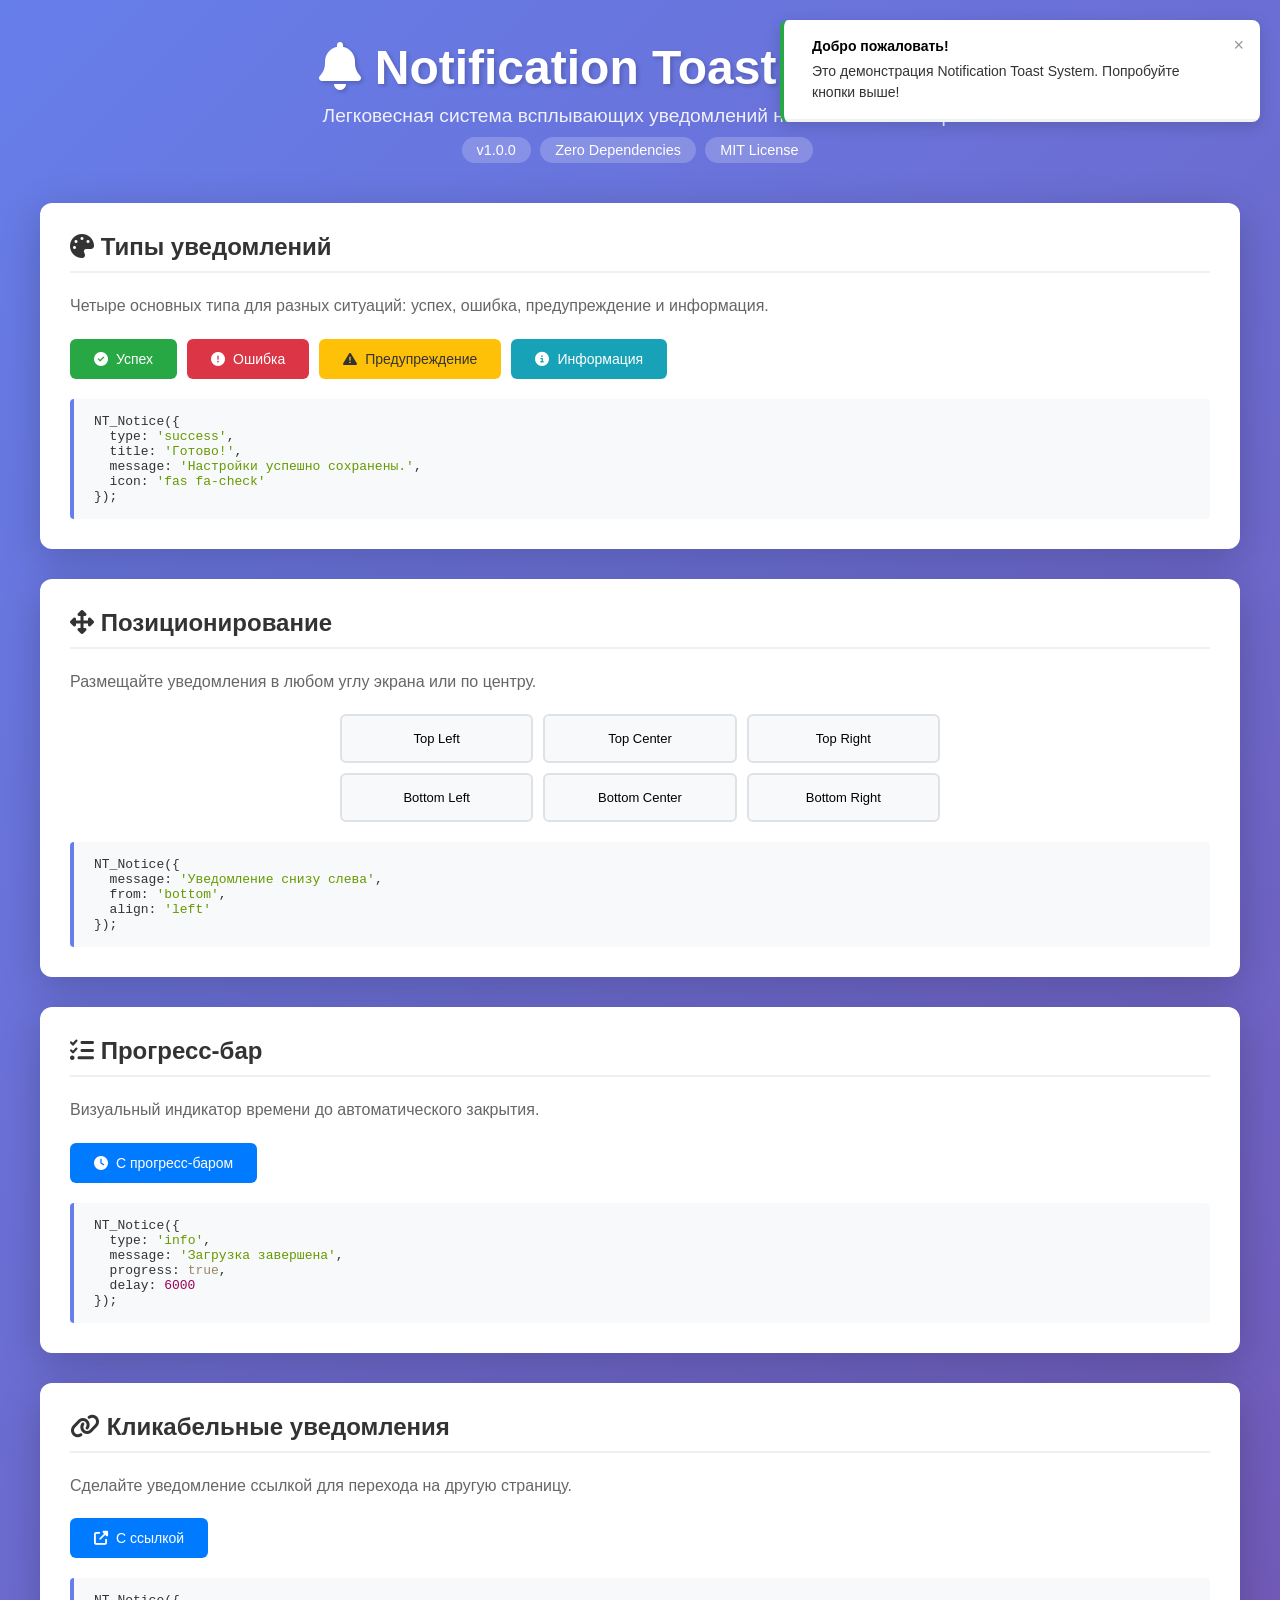
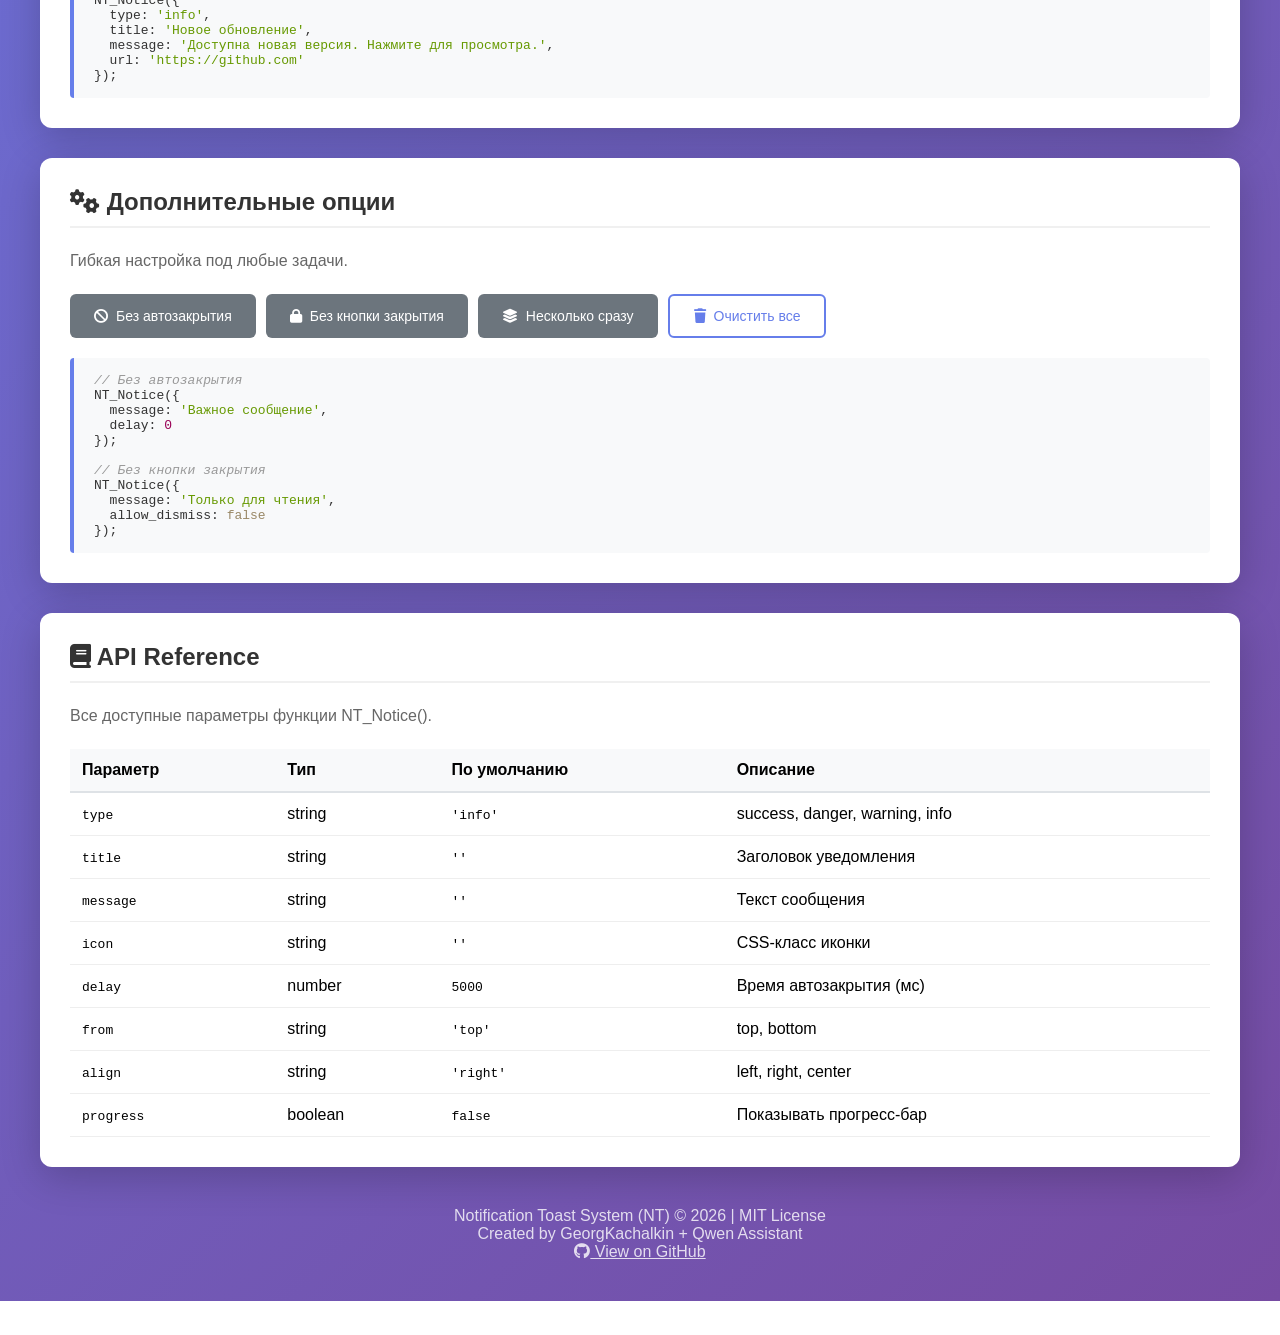
<file: docs/index.html>
<!DOCTYPE html>
<html lang="ru">
<head>
    <meta charset="UTF-8">
    <meta name="viewport" content="width=device-width, initial-scale=1.0">
    <title>Notification Toast System - Демо</title>
    
    <!-- Font Awesome для иконок -->
    <link rel="stylesheet" href="https://cdnjs.cloudflare.com/ajax/libs/font-awesome/6.4.0/css/all.min.css">
    
    <style>
        /* ============================================
           БАЗОВЫЕ СТИЛИ СТРАНИЦЫ
           ============================================ */
        * {
            margin: 0;
            padding: 0;
            box-sizing: border-box;
        }

        body {
            font-family: -apple-system, BlinkMacSystemFont, 'Segoe UI', Roboto, Oxygen, Ubuntu, Cantarell, sans-serif;
            background: linear-gradient(135deg, #667eea 0%, #764ba2 100%);
            min-height: 100vh;
            padding: 40px 20px;
        }

        .container {
            max-width: 1200px;
            margin: 0 auto;
        }

        /* ============================================
           ЗАГОЛОВОК
           ============================================ */
        .header {
            text-align: center;
            color: white;
            margin-bottom: 40px;
        }

        .header h1 {
            font-size: 3rem;
            margin-bottom: 10px;
            text-shadow: 2px 2px 4px rgba(0,0,0,0.2);
        }

        .header p {
            font-size: 1.2rem;
            opacity: 0.9;
        }

        .badge {
            display: inline-block;
            background: rgba(255,255,255,0.2);
            padding: 5px 15px;
            border-radius: 20px;
            font-size: 0.9rem;
            margin-top: 10px;
            margin-right: 5px;
        }

        /* ============================================
           КАРТОЧКИ С ПРИМЕРАМИ
           ============================================ */
        .demo-section {
            background: white;
            border-radius: 12px;
            padding: 30px;
            margin-bottom: 30px;
            box-shadow: 0 10px 40px rgba(0,0,0,0.2);
        }

        .demo-section h2 {
            color: #333;
            margin-bottom: 20px;
            padding-bottom: 10px;
            border-bottom: 2px solid #f0f0f0;
        }

        .demo-section p {
            color: #666;
            margin-bottom: 20px;
            line-height: 1.6;
        }

        /* ============================================
           КНОПКИ
           ============================================ */
        .btn-group {
            display: flex;
            flex-wrap: wrap;
            gap: 10px;
            margin-bottom: 20px;
        }

        .btn {
            padding: 12px 24px;
            border: none;
            border-radius: 6px;
            font-size: 14px;
            font-weight: 500;
            cursor: pointer;
            transition: all 0.3s ease;
            display: inline-flex;
            align-items: center;
            gap: 8px;
        }

        .btn:hover {
            transform: translateY(-2px);
            box-shadow: 0 4px 12px rgba(0,0,0,0.15);
        }

        .btn:active {
            transform: translateY(0);
        }

        .btn-success {
            background: #28a745;
            color: white;
        }

        .btn-success:hover {
            background: #218838;
        }

        .btn-danger {
            background: #dc3545;
            color: white;
        }

        .btn-danger:hover {
            background: #c82333;
        }

        .btn-warning {
            background: #ffc107;
            color: #333;
        }

        .btn-warning:hover {
            background: #e0a800;
        }

        .btn-info {
            background: #17a2b8;
            color: white;
        }

        .btn-info:hover {
            background: #138496;
        }

        .btn-primary {
            background: #007bff;
            color: white;
        }

        .btn-primary:hover {
            background: #0056b3;
        }

        .btn-secondary {
            background: #6c757d;
            color: white;
        }

        .btn-secondary:hover {
            background: #5a6268;
        }

        .btn-outline {
            background: transparent;
            border: 2px solid #667eea;
            color: #667eea;
        }

        .btn-outline:hover {
            background: #667eea;
            color: white;
        }

        /* ============================================
           КОД
           ============================================ */
        .code-block {
            background: #f8f9fa;
            border-left: 4px solid #667eea;
            padding: 15px 20px;
            border-radius: 4px;
            font-family: 'Courier New', monospace;
            font-size: 13px;
            overflow-x: auto;
            margin-top: 15px;
        }

        .code-block code {
            color: #333;
        }

        .code-block .param {
            color: #986;
        }

        .code-block .string {
            color: #690;
        }

        .code-block .number {
            color: #905;
        }

        .code-block .comment {
            color: #999;
            font-style: italic;
        }

        /* ============================================
           СЕТКА ПОЗИЦИЙ
           ============================================ */
        .position-grid {
            display: grid;
            grid-template-columns: repeat(3, 1fr);
            gap: 10px;
            max-width: 600px;
            margin: 20px auto;
        }

        .position-btn {
            padding: 15px;
            background: #f8f9fa;
            border: 2px solid #dee2e6;
            border-radius: 6px;
            cursor: pointer;
            text-align: center;
            transition: all 0.3s;
            font-size: 13px;
        }

        .position-btn:hover {
            background: #667eea;
            color: white;
            border-color: #667eea;
        }

        /* ============================================
           FOOTER
           ============================================ */
        .footer {
            text-align: center;
            color: white;
            margin-top: 40px;
            opacity: 0.8;
        }

        .footer a {
            color: white;
            text-decoration: underline;
        }

        /* ============================================
           АДАПТИВНОСТЬ
           ============================================ */
        @media (max-width: 768px) {
            .header h1 {
                font-size: 2rem;
            }

            .position-grid {
                grid-template-columns: 1fr;
            }

            .btn-group {
                flex-direction: column;
            }

            .btn {
                width: 100%;
                justify-content: center;
            }
        }
    </style>
	<link rel="stylesheet" href="css/nt-notify.css">
</head>
<body>

    <!-- ============================================
         HTML ШАБЛОН УВЕДОМЛЕНИЙ
         ============================================ -->
    <template id="notify-template">
        <div class="notify-item" data-notify="container">
            <div class="notify-content">
                <div class="notify-body">
                    <i class="notify-icon" data-notify="icon"></i>
                    <div class="notify-text">
                        <strong class="notify-title" data-notify="title"></strong>
                        <span class="notify-message" data-notify="message"></span>
                    </div>
                </div>
                <button type="button" class="notify-close" data-notify="dismiss" aria-label="Close"><span>&times;</span></button>
            </div>
            <div class="notify-progress" data-notify="progressbar">
                <div class="notify-progress-bar"></div>
            </div>
        </div>
    </template>

    <div class="container">
        <!-- ЗАГОЛОВОК -->
        <div class="header">
            <h1><i class="fas fa-bell"></i> Notification Toast System</h1>
            <p>Легковесная система всплывающих уведомлений на чистом JavaScript</p>
            <span class="badge">v1.0.0</span>
            <span class="badge">Zero Dependencies</span>
            <span class="badge">MIT License</span>
        </div>

        <!-- ============================================
             РАЗДЕЛ 1: ТИПЫ УВЕДОМЛЕНИЙ
             ============================================ -->
        <div class="demo-section">
            <h2><i class="fas fa-palette"></i> Типы уведомлений</h2>
            <p>Четыре основных типа для разных ситуаций: успех, ошибка, предупреждение и информация.</p>
            
            <div class="btn-group">
                <button class="btn btn-success" onclick="showSuccess()">
                    <i class="fas fa-check-circle"></i> Успех
                </button>
                <button class="btn btn-danger" onclick="showError()">
                    <i class="fas fa-exclamation-circle"></i> Ошибка
                </button>
                <button class="btn btn-warning" onclick="showWarning()">
                    <i class="fas fa-exclamation-triangle"></i> Предупреждение
                </button>
                <button class="btn btn-info" onclick="showInfo()">
                    <i class="fas fa-info-circle"></i> Информация
                </button>
            </div>

            <div class="code-block">
                <code>
NT_Notice({<br>
&nbsp;&nbsp;type: <span class="string">'success'</span>,<br>
&nbsp;&nbsp;title: <span class="string">'Готово!'</span>,<br>
&nbsp;&nbsp;message: <span class="string">'Настройки успешно сохранены.'</span>,<br>
&nbsp;&nbsp;icon: <span class="string">'fas fa-check'</span><br>
});
                </code>
            </div>
        </div>

        <!-- ============================================
             РАЗДЕЛ 2: ПОЗИЦИОНИРОВАНИЕ
             ============================================ -->
        <div class="demo-section">
            <h2><i class="fas fa-arrows-alt"></i> Позиционирование</h2>
            <p>Размещайте уведомления в любом углу экрана или по центру.</p>
            
            <div class="position-grid">
                <div class="position-btn" onclick="showPosition('top', 'left')">Top Left</div>
                <div class="position-btn" onclick="showPosition('top', 'center')">Top Center</div>
                <div class="position-btn" onclick="showPosition('top', 'right')">Top Right</div>
                <div class="position-btn" onclick="showPosition('bottom', 'left')">Bottom Left</div>
                <div class="position-btn" onclick="showPosition('bottom', 'center')">Bottom Center</div>
                <div class="position-btn" onclick="showPosition('bottom', 'right')">Bottom Right</div>
            </div>

            <div class="code-block">
                <code>
NT_Notice({<br>
&nbsp;&nbsp;message: <span class="string">'Уведомление снизу слева'</span>,<br>
&nbsp;&nbsp;from: <span class="string">'bottom'</span>,<br>
&nbsp;&nbsp;align: <span class="string">'left'</span><br>
});
                </code>
            </div>
        </div>

        <!-- ============================================
             РАЗДЕЛ 3: ПРОГРЕСС-БАР
             ============================================ -->
        <div class="demo-section">
            <h2><i class="fas fa-tasks"></i> Прогресс-бар</h2>
            <p>Визуальный индикатор времени до автоматического закрытия.</p>
            
            <div class="btn-group">
                <button class="btn btn-primary" onclick="showWithProgress()">
                    <i class="fas fa-clock"></i> С прогресс-баром
                </button>
            </div>

            <div class="code-block">
                <code>
NT_Notice({<br>
&nbsp;&nbsp;type: <span class="string">'info'</span>,<br>
&nbsp;&nbsp;message: <span class="string">'Загрузка завершена'</span>,<br>
&nbsp;&nbsp;progress: <span class="param">true</span>,<br>
&nbsp;&nbsp;delay: <span class="number">6000</span><br>
});
                </code>
            </div>
        </div>

        <!-- ============================================
             РАЗДЕЛ 4: ССЫЛКИ
             ============================================ -->
        <div class="demo-section">
            <h2><i class="fas fa-link"></i> Кликабельные уведомления</h2>
            <p>Сделайте уведомление ссылкой для перехода на другую страницу.</p>
            
            <div class="btn-group">
                <button class="btn btn-primary" onclick="showWithLink()">
                    <i class="fas fa-external-link-alt"></i> С ссылкой
                </button>
            </div>

            <div class="code-block">
                <code>
NT_Notice({<br>
&nbsp;&nbsp;type: <span class="string">'info'</span>,<br>
&nbsp;&nbsp;title: <span class="string">'Новое обновление'</span>,<br>
&nbsp;&nbsp;message: <span class="string">'Доступна новая версия. Нажмите для просмотра.'</span>,<br>
&nbsp;&nbsp;url: <span class="string">'https://github.com'</span><br>
});
                </code>
            </div>
        </div>

        <!-- ============================================
             РАЗДЕЛ 5: ДОПОЛНИТЕЛЬНЫЕ ОПЦИИ
             ============================================ -->
        <div class="demo-section">
            <h2><i class="fas fa-cogs"></i> Дополнительные опции</h2>
            <p>Гибкая настройка под любые задачи.</p>
            
            <div class="btn-group">
                <button class="btn btn-secondary" onclick="showNoAutoClose()">
                    <i class="fas fa-ban"></i> Без автозакрытия
                </button>
                <button class="btn btn-secondary" onclick="showNoDismiss()">
                    <i class="fas fa-lock"></i> Без кнопки закрытия
                </button>
                <button class="btn btn-secondary" onclick="showMultiple()">
                    <i class="fas fa-layer-group"></i> Несколько сразу
                </button>
                <button class="btn btn-outline" onclick="clearAll()">
                    <i class="fas fa-trash"></i> Очистить все
                </button>
            </div>

            <div class="code-block">
                <code>
<span class="comment">// Без автозакрытия</span><br>
NT_Notice({<br>
&nbsp;&nbsp;message: <span class="string">'Важное сообщение'</span>,<br>
&nbsp;&nbsp;delay: <span class="number">0</span><br>
});<br><br>

<span class="comment">// Без кнопки закрытия</span><br>
NT_Notice({<br>
&nbsp;&nbsp;message: <span class="string">'Только для чтения'</span>,<br>
&nbsp;&nbsp;allow_dismiss: <span class="param">false</span><br>
});
                </code>
            </div>
        </div>

        <!-- ============================================
             РАЗДЕЛ 6: API
             ============================================ -->
        <div class="demo-section">
            <h2><i class="fas fa-book"></i> API Reference</h2>
            <p>Все доступные параметры функции NT_Notice().</p>
            
            <table style="width: 100%; border-collapse: collapse; margin-top: 20px;">
                <thead>
                    <tr style="background: #f8f9fa; border-bottom: 2px solid #dee2e6;">
                        <th style="padding: 12px; text-align: left;">Параметр</th>
                        <th style="padding: 12px; text-align: left;">Тип</th>
                        <th style="padding: 12px; text-align: left;">По умолчанию</th>
                        <th style="padding: 12px; text-align: left;">Описание</th>
                    </tr>
                </thead>
                <tbody>
                    <tr style="border-bottom: 1px solid #eee;">
                        <td style="padding: 12px;"><code>type</code></td>
                        <td style="padding: 12px;">string</td>
                        <td style="padding: 12px;"><code>'info'</code></td>
                        <td style="padding: 12px;">success, danger, warning, info</td>
                    </tr>
                    <tr style="border-bottom: 1px solid #eee;">
                        <td style="padding: 12px;"><code>title</code></td>
                        <td style="padding: 12px;">string</td>
                        <td style="padding: 12px;"><code>''</code></td>
                        <td style="padding: 12px;">Заголовок уведомления</td>
                    </tr>
                    <tr style="border-bottom: 1px solid #eee;">
                        <td style="padding: 12px;"><code>message</code></td>
                        <td style="padding: 12px;">string</td>
                        <td style="padding: 12px;"><code>''</code></td>
                        <td style="padding: 12px;">Текст сообщения</td>
                    </tr>
                    <tr style="border-bottom: 1px solid #eee;">
                        <td style="padding: 12px;"><code>icon</code></td>
                        <td style="padding: 12px;">string</td>
                        <td style="padding: 12px;"><code>''</code></td>
                        <td style="padding: 12px;">CSS-класс иконки</td>
                    </tr>
                    <tr style="border-bottom: 1px solid #eee;">
                        <td style="padding: 12px;"><code>delay</code></td>
                        <td style="padding: 12px;">number</td>
                        <td style="padding: 12px;"><code>5000</code></td>
                        <td style="padding: 12px;">Время автозакрытия (мс)</td>
                    </tr>
                    <tr style="border-bottom: 1px solid #eee;">
                        <td style="padding: 12px;"><code>from</code></td>
                        <td style="padding: 12px;">string</td>
                        <td style="padding: 12px;"><code>'top'</code></td>
                        <td style="padding: 12px;">top, bottom</td>
                    </tr>
                    <tr style="border-bottom: 1px solid #eee;">
                        <td style="padding: 12px;"><code>align</code></td>
                        <td style="padding: 12px;">string</td>
                        <td style="padding: 12px;"><code>'right'</code></td>
                        <td style="padding: 12px;">left, right, center</td>
                    </tr>
                    <tr style="border-bottom: 1px solid #eee;">
                        <td style="padding: 12px;"><code>progress</code></td>
                        <td style="padding: 12px;">boolean</td>
                        <td style="padding: 12px;"><code>false</code></td>
                        <td style="padding: 12px;">Показывать прогресс-бар</td>
                    </tr>
                </tbody>
            </table>
        </div>

        <!-- FOOTER -->
        <div class="footer">
            <p>Notification Toast System (NT) &copy; 2026 | MIT License</p>
            <p>Created by GeorgKachalkin + Qwen Assistant</p>
            <p><a href="https://github.com/GeorgKachalkin/notification-toast-system" target="_blank">
                <i class="fab fa-github"></i> View on GitHub
            </a></p>
        </div>
    </div>

	<script src="js/nt-notify.js"></script>
    <script>
        // ============================================
        // ДЕМО ФУНКЦИИ
        // ============================================

        function showSuccess() {
            NT_Notice({
                type: 'success',
                title: 'Готово!',
                message: 'Настройки успешно сохранены.',
                icon: 'fas fa-check-circle'
            });
        }

        function showError() {
            NT_Notice({
                type: 'danger',
                title: 'Ошибка!',
                message: 'Не удалось подключиться к серверу.',
                icon: 'fas fa-times-circle'
            });
        }

        function showWarning() {
            NT_Notice({
                type: 'warning',
                title: 'Внимание!',
                message: 'Ваша сессия скоро истечет.',
                icon: 'fas fa-exclamation-triangle'
            });
        }

        function showInfo() {
            NT_Notice({
                type: 'info',
                title: 'Информация',
                message: 'Доступно новое обновление системы.',
                icon: 'fas fa-info-circle'
            });
        }

        function showPosition(from, align) {
            NT_Notice({
                type: 'info',
                message: `Позиция: ${from} ${align}`,
                from: from,
                align: align,
                icon: 'fas fa-map-marker-alt'
            });
        }

        function showWithProgress() {
            NT_Notice({
                type: 'info',
                title: 'Загрузка',
                message: 'Файл успешно загружен на сервер.',
                icon: 'fas fa-download',
                progress: true,
                delay: 6000
            });
        }

        function showWithLink() {
            NT_Notice({
                type: 'info',
                title: 'Обновление доступно',
                message: 'Нажмите, чтобы просмотреть изменения.',
                icon: 'fas fa-external-link-alt',
                url: 'https://github.com'
            });
        }

        function showNoAutoClose() {
            NT_Notice({
                type: 'warning',
                title: 'Важно!',
                message: 'Это уведомление не закроется автоматически.',
                icon: 'fas fa-bell',
                delay: 0,
				allow_dismiss: true
            });
        }

        function showNoDismiss() {
            NT_Notice({
                type: 'danger',
                title: 'Критическая ошибка',
                message: 'Требуется вмешательство администратора.',
                icon: 'fas fa-exclamation-circle',
                allow_dismiss: false,
                delay: 0
            });
        }

        function showMultiple() {
            NT_Notice({
                type: 'success',
                message: 'Первое уведомление',
                icon: 'fas fa-1'
            });
            
            setTimeout(() => {
                NT_Notice({
                    type: 'info',
                    message: 'Второе уведомление',
                    icon: 'fas fa-2'
                });
            }, 300);
            
            setTimeout(() => {
                NT_Notice({
                    type: 'warning',
                    message: 'Третье уведомление',
                    icon: 'fas fa-3'
                });
            }, 600);
        }

        function clearAll() {
            document.querySelectorAll('.notify-container').forEach(c => c.remove());
            NT_Notice({
                type: 'info',
                message: 'Все уведомления очищены',
                delay: 2000
            });
        }

        // Приветственное уведомление при загрузке
        window.addEventListener('DOMContentLoaded', function() {
            setTimeout(() => {
                NT_Notice({
                    type: 'success',
                    title: 'Добро пожаловать!',
                    message: 'Это демонстрация Notification Toast System. Попробуйте кнопки выше!',
                    icon: 'fas fa-hand-wave',
                    progress: true,
                    delay: 8000
                });
            }, 500);
        });
    </script>
</body>
</html>
</file>
<file: docs/css/nt-notify.css>
/* Контейнеры для уведомлений по углам */
.notify-container {
    position: fixed;
    z-index: 1033;
    display: flex;
    flex-direction: column;
    pointer-events: none;
    max-width: 90vw;
}

/* Само уведомление */
.notify-item {
    pointer-events: auto;
    min-width: 380px;
    max-width: 480px;
    width: 100%;
    background: #fff;
    border-radius: 8px;
    box-shadow: 0 4px 16px rgba(0,0,0,0.15);
    overflow: hidden;
    opacity: 0;
    border-left: 4px solid;
}

/* Цвета для разных типов */
.notify-item.notify-success {
    border-left-color: #28a745;
}
.notify-item.notify-danger {
    border-left-color: #dc3545;
}
.notify-item.notify-warning {
    border-left-color: #ffc107;
}
.notify-item.notify-info {
    border-left-color: #17a2b8;
}

/* Контент уведомления */
.notify-content {
    display: flex;
    align-items: flex-start;
    padding: 16px;
    gap: 12px;
}

.notify-body {
    display: flex;
    flex: 1;
    gap: 12px;
    align-items: center;
}

/* Иконка */
.notify-icon {
    font-size: 20px;
    line-height: 1;
    flex-shrink: 0;
}
.notify-success .notify-icon { color: #28a745; }
.notify-danger .notify-icon { color: #dc3545; }
.notify-warning .notify-icon { color: #ffc107; }
.notify-info .notify-icon { color: #17a2b8; }

/* Текст */
.notify-text {
    flex: 1;
    font-size: 14px;
    line-height: 1.5;
    color: #333;
}

.notify-title {
    display: block;
    font-weight: 600;
    margin-bottom: 4px;
    color: #000;
}

.notify-message {
    display: block;
}

/* Кнопка закрытия */
.notify-close {
    background: none;
    border: none;
    padding: 0;
    cursor: pointer;
    color: #999;
    line-height: 1;
    flex-shrink: 0;
    transition: color 0.2s;
    align-items: center;
    font-size: 18px;
}
.notify-close:hover {
    color: #333;
}
.notify-close svg {
    display: block;
}

/* Прогресс-бар */
.notify-progress {
    height: 3px;
    background: rgba(0,0,0,0.05);
    overflow: hidden;
}

.notify-progress-bar {
    width: 100%;
    height: 100%;
    transition: width linear;
}
.notify-success .notify-progress-bar { background: #28a745; }
.notify-danger .notify-progress-bar { background: #dc3545; }
.notify-warning .notify-progress-bar { background: #ffc107; }
.notify-info .notify-progress-bar { background: #17a2b8; }

/* Анимации */
@keyframes notify-fade-in-down {
    from {
        opacity: 0;
        transform: translateY(-20px);
    }
    to {
        opacity: 1;
        transform: translateY(0);
    }
}

@keyframes notify-fade-out-up {
    from {
        opacity: 1;
        transform: translateY(0);
    }
    to {
        opacity: 0;
        transform: translateY(-20px);
    }
}

.notify-fade-in-down {
    animation: notify-fade-in-down 0.3s ease forwards;
}

.notify-fade-out-up {
    animation: notify-fade-out-up 0.3s ease forwards;
}
</file>
